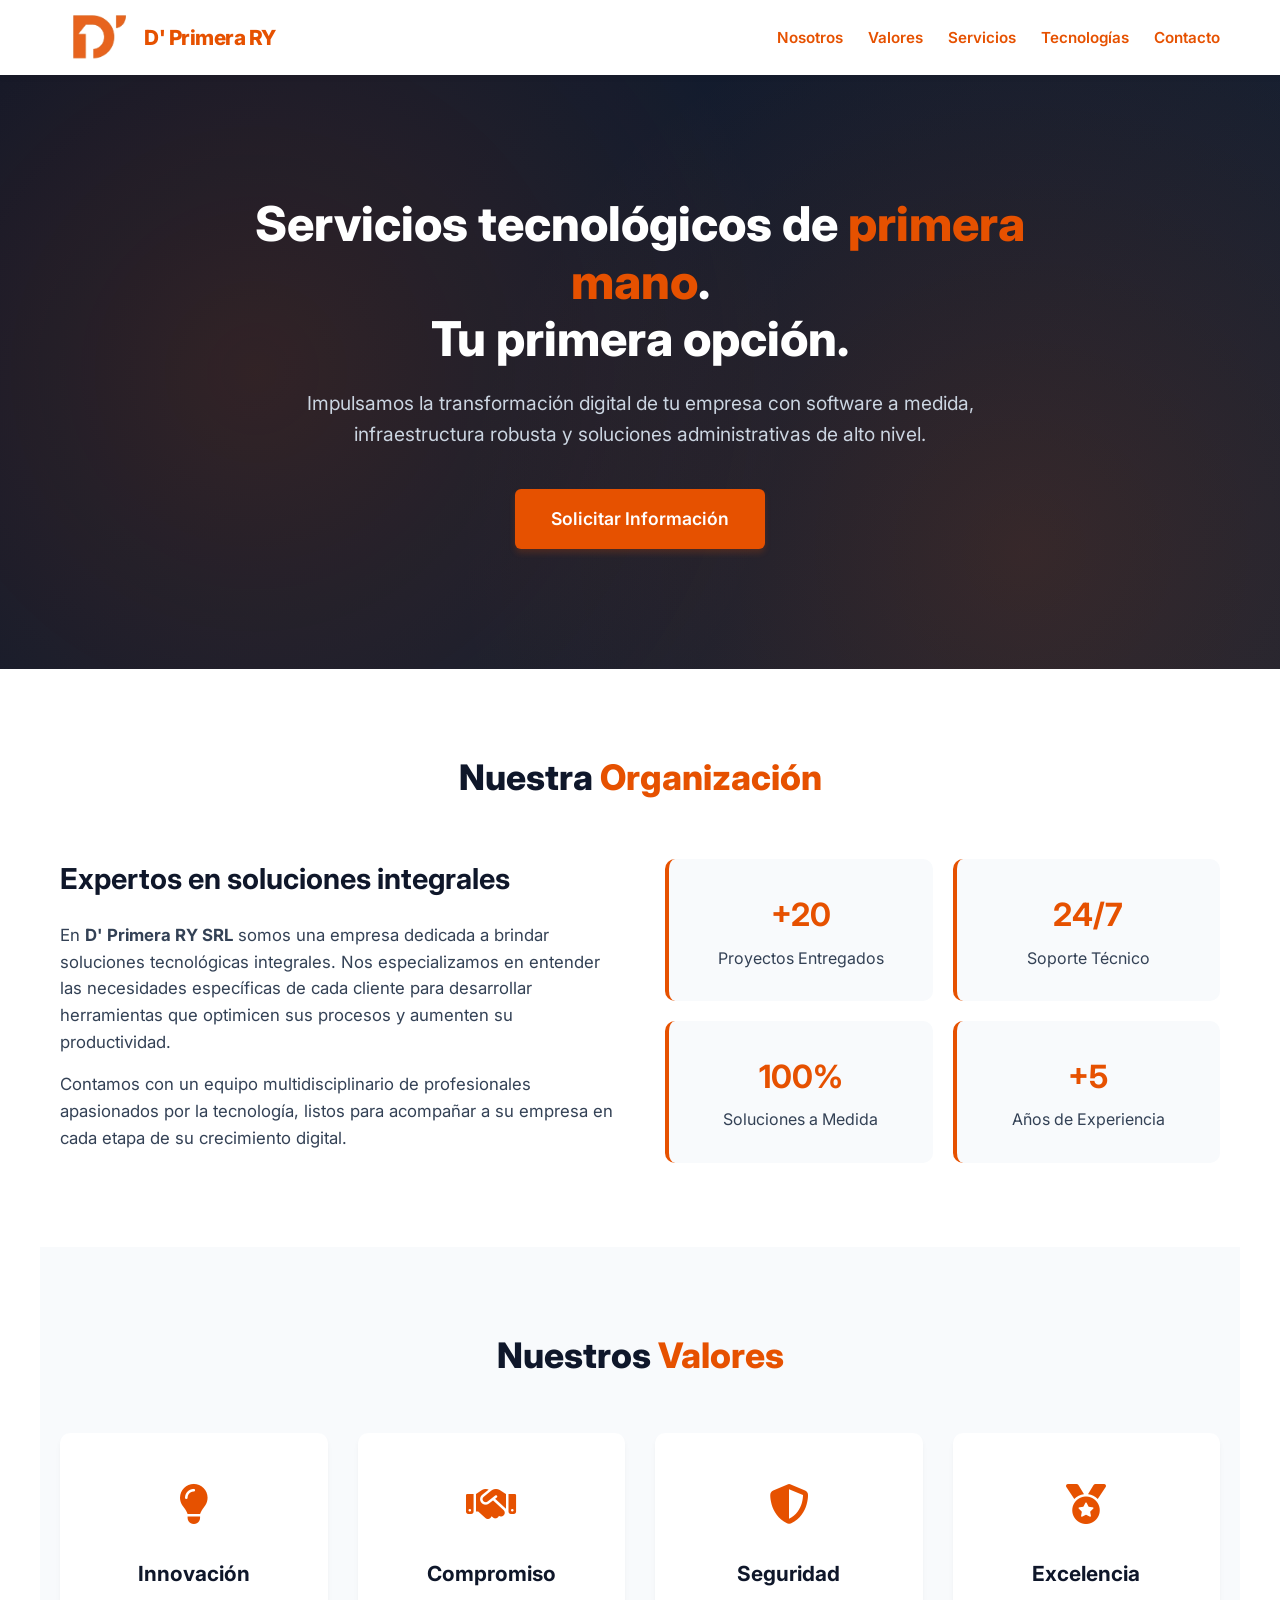
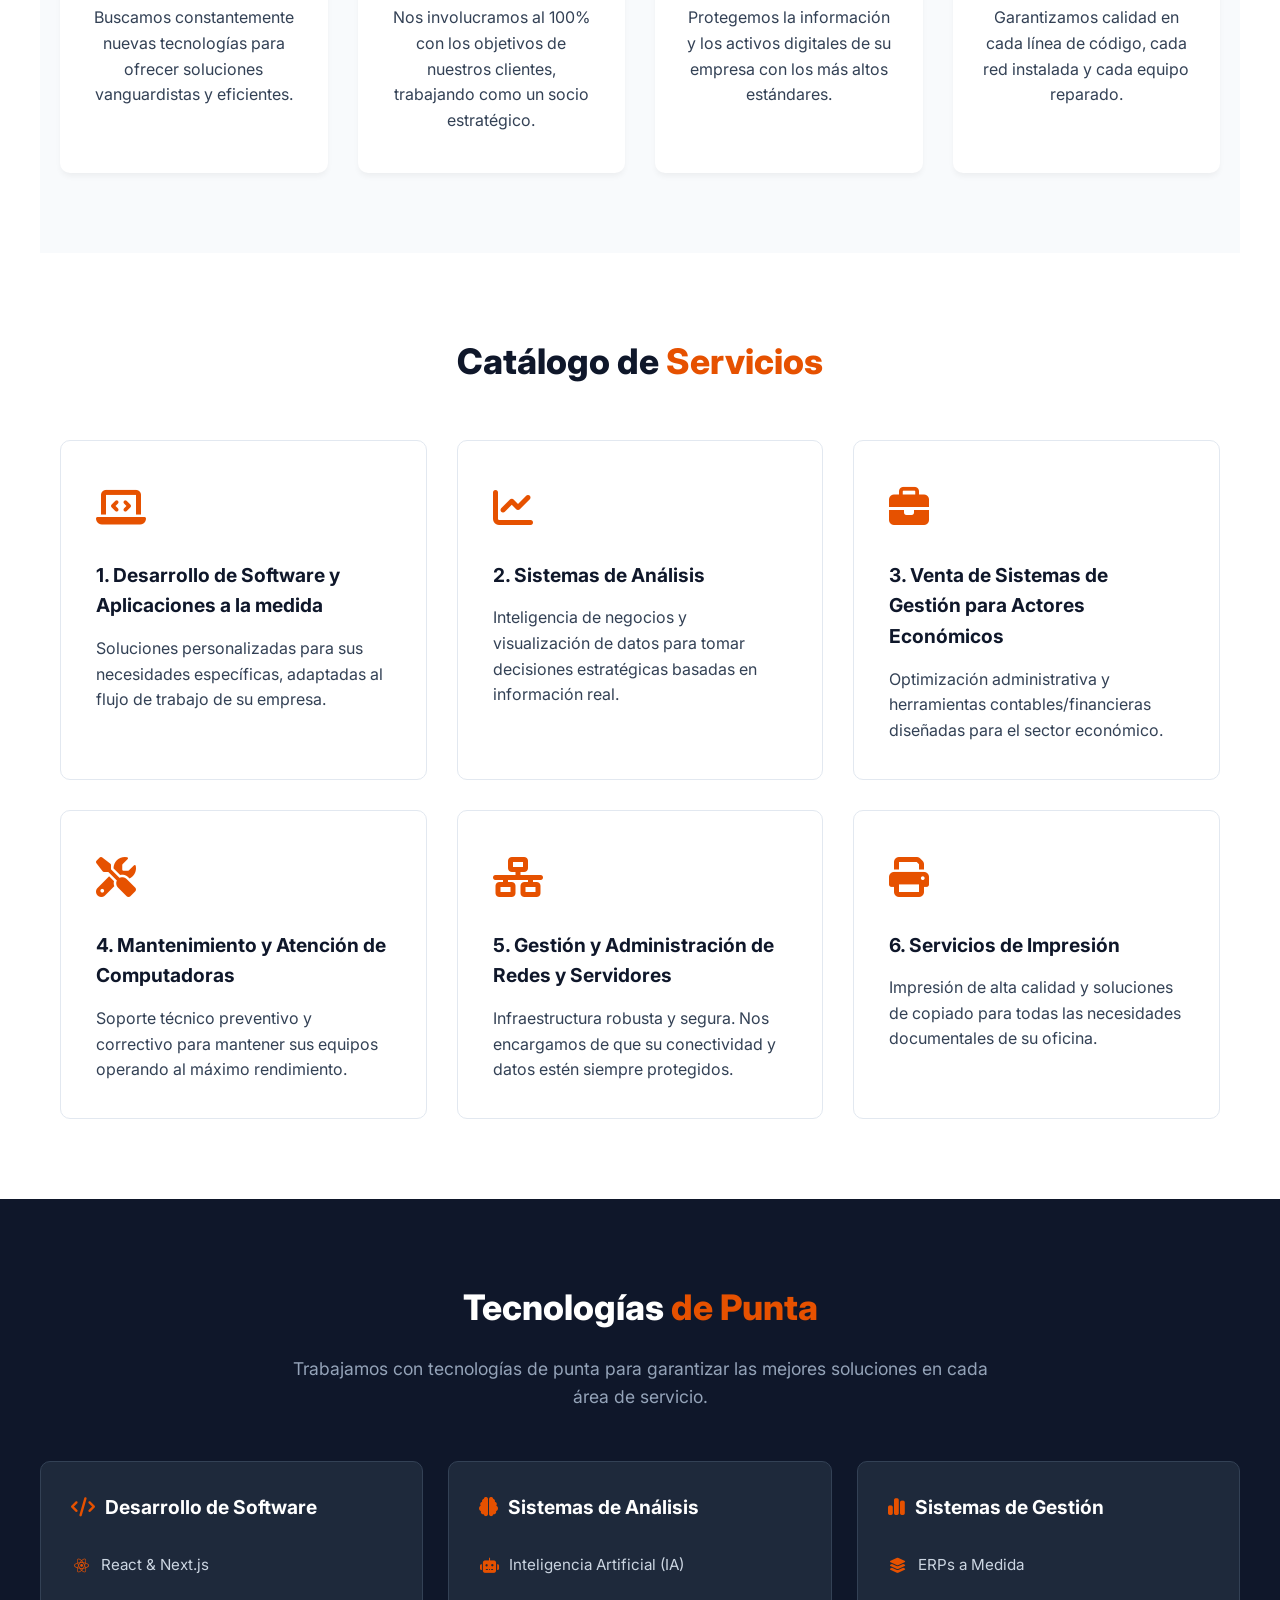
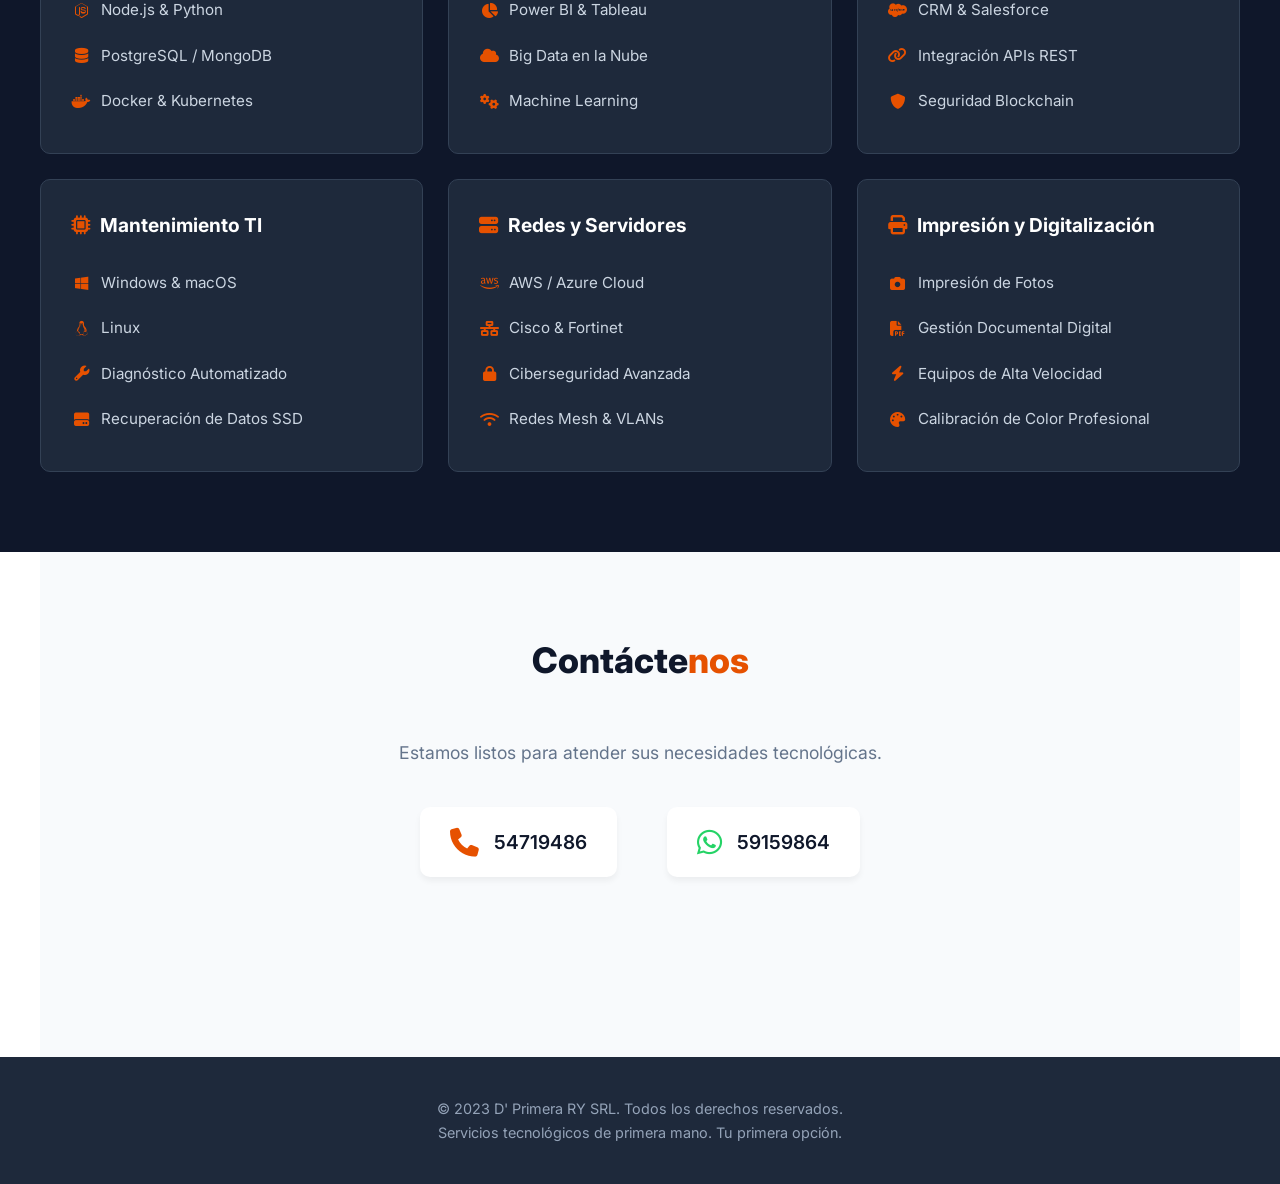
<file: old.html>
<!DOCTYPE html>
<html lang="es">
<head>
    <meta charset="UTF-8">
    <meta name="viewport" content="width=device-width, initial-scale=1.0">
    <title>D' Primera RY SRL | Soluciones Tecnológicas Corporativas</title>
    <!-- Fuente moderna para entorno tecnológico -->
    <link href="https://fonts.googleapis.com/css2?family=Inter:wght@300;400;600;700;800&display=swap" rel="stylesheet">
    <!-- Iconos FontAwesome -->
    <link rel="stylesheet" href="https://cdnjs.cloudflare.com/ajax/libs/font-awesome/6.4.0/css/all.min.css">
    <style>
        :root {
            /* Paleta de colores corporativa y tecnológica */
            --primary-color: #E65100; /* Naranja del logo */
            --primary-hover: #BF360C;
            --dark-bg: #0F172A; /* Azul pizarra oscuro para toque tech */
            --dark-bg-light: #1E293B;
            --text-main: #334155;
            --text-light: #64748B;
            --bg-light: #F8FAFC;
            --white: #FFFFFF;
        }

        * {
            margin: 0;
            padding: 0;
            box-sizing: border-box;
            font-family: 'Inter', sans-serif;
        }

        /* Desplazamiento suave en toda la página */
        html {
            scroll-behavior: smooth;
        }

        body {
            color: var(--text-main);
            line-height: 1.6;
            background-color: var(--white);
            overflow-x: hidden;
        }

        /* --- Animaciones de Scroll (Scroll Reveal) --- */
        .animate-on-scroll {
            opacity: 0;
            transform: translateY(40px);
            transition: opacity 0.8s ease-out, transform 0.8s ease-out;
        }

        .animate-on-scroll.visible {
            opacity: 1;
            transform: translateY(0);
        }

        /* --- Header Corporativo --- */
        header {
            background-color: rgba(255, 255, 255, 0.95);
            backdrop-filter: blur(10px);
            box-shadow: 0 4px 6px -1px rgba(0, 0, 0, 0.05);
            position: sticky;
            top: 0;
            z-index: 1000;
        }

        .nav-container {
            max-width: 1200px;
            margin: 0 auto;
            padding: 15px 20px;
            display: flex;
            justify-content: space-between;
            align-items: center;
        }

        .logo-container {
            display: flex;
            align-items: center;
            gap: 15px;
            text-decoration: none;
        }

        .logo-img {
            height: 45px;
            width: auto;
            object-fit: contain;
        }

        .company-name {
            font-weight: 800;
            font-size: 1.3rem;
            color: var(--primary-color); 
            letter-spacing: -0.5px;
        }

        nav ul {
            list-style: none;
            display: flex;
            gap: 25px;
        }

        nav a {
            text-decoration: none;
            color: var(--primary-color);
            font-weight: 600;
            font-size: 0.95rem;
            transition: all 0.3s ease;
            position: relative;
        }

        nav a::after {
            content: '';
            position: absolute;
            width: 0;
            height: 2px;
            bottom: -5px;
            left: 0;
            background-color: var(--primary-color);
            transition: width 0.3s;
        }

        nav a:hover::after {
            width: 100%;
        }

        .btn-primary {
            background-color: var(--primary-color);
            color: var(--white);
            padding: 12px 24px;
            border-radius: 6px;
            text-decoration: none;
            font-weight: 600;
            transition: all 0.3s ease;
            border: none;
            cursor: pointer;
            box-shadow: 0 4px 6px rgba(230, 81, 0, 0.2);
            display: inline-block;
        }

        .btn-primary:hover {
            background-color: var(--primary-hover);
            transform: translateY(-3px) scale(1.02);
            box-shadow: 0 8px 15px rgba(230, 81, 0, 0.4);
        }

        /* --- Hero Section Moderna --- */
        .hero {
            background: linear-gradient(135deg, var(--dark-bg) 0%, #1a2333 100%);
            padding: 120px 20px;
            text-align: center;
            position: relative;
            overflow: hidden;
        }

        .hero::before {
            content: '';
            position: absolute;
            top: 0; left: 0; right: 0; bottom: 0;
            background-image: radial-gradient(circle at 20% 50%, rgba(230, 81, 0, 0.15) 0%, transparent 50%),
                              radial-gradient(circle at 80% 80%, rgba(230, 81, 0, 0.15) 0%, transparent 50%);
            pointer-events: none;
            animation: pulseGlow 8s infinite alternate;
        }

        @keyframes pulseGlow {
            0% { opacity: 0.5; }
            100% { opacity: 1; }
        }

        .hero-content {
            position: relative;
            z-index: 1;
            max-width: 800px;
            margin: 0 auto;
        }

        .hero h1 {
            font-size: 3rem;
            font-weight: 800;
            margin-bottom: 20px;
            color: var(--white);
            line-height: 1.2;
        }

        .hero h1 span {
            color: var(--primary-color);
        }

        .hero p {
            font-size: 1.2rem;
            color: #CBD5E1;
            margin-bottom: 40px;
        }

        /* --- Secciones Generales --- */
        .section-padding {
            padding: 80px 20px;
            max-width: 1200px;
            margin: 0 auto;
        }

        .section-title {
            text-align: center;
            font-size: 2.2rem;
            font-weight: 800;
            margin-bottom: 50px;
            color: var(--dark-bg);
        }

        .section-title span {
            color: var(--primary-color);
        }

        /* --- Sobre Nosotros (Organización) --- */
        .about-grid {
            display: grid;
            grid-template-columns: 1fr 1fr;
            gap: 50px;
            align-items: center;
        }

        .about-text h3 {
            font-size: 1.8rem;
            color: var(--dark-bg);
            margin-bottom: 20px;
        }

        .about-text p {
            margin-bottom: 15px;
            font-size: 1.05rem;
        }

        .about-stats {
            display: grid;
            grid-template-columns: 1fr 1fr;
            gap: 20px;
        }

        .stat-item {
            background: var(--bg-light);
            padding: 30px;
            border-radius: 10px;
            text-align: center;
            border-left: 4px solid var(--primary-color);
            transition: transform 0.3s ease, box-shadow 0.3s ease;
        }

        .stat-item:hover {
            transform: translateY(-5px);
            box-shadow: 0 10px 20px rgba(0,0,0,0.05);
        }

        .stat-item h4 {
            font-size: 2rem;
            color: var(--primary-color);
            margin-bottom: 5px;
        }

        /* --- Valores --- */
        .values-section {
            background-color: var(--bg-light);
        }

        .values-grid {
            display: grid;
            grid-template-columns: repeat(auto-fit, minmax(250px, 1fr));
            gap: 30px;
        }

        .value-card {
            background: var(--white);
            padding: 40px 30px;
            border-radius: 10px;
            text-align: center;
            box-shadow: 0 4px 6px -1px rgba(0, 0, 0, 0.05);
            transition: transform 0.3s ease, box-shadow 0.3s ease;
        }

        .value-card:hover {
            transform: translateY(-8px);
            box-shadow: 0 15px 30px rgba(0,0,0,0.1);
        }

        .value-icon {
            font-size: 2.5rem;
            color: var(--primary-color);
            margin-bottom: 20px;
        }

        .value-card h4 {
            font-size: 1.3rem;
            margin-bottom: 15px;
            color: var(--dark-bg);
        }

        /* --- Servicios --- */
        .services-grid {
            display: grid;
            grid-template-columns: repeat(auto-fit, minmax(320px, 1fr));
            gap: 30px;
        }

        .service-card {
            background: var(--white);
            border: 1px solid #E2E8F0;
            border-radius: 10px;
            padding: 35px;
            transition: all 0.4s ease;
            position: relative;
            overflow: hidden;
        }

        .service-card::before {
            content: '';
            position: absolute;
            top: 0; left: 0; width: 100%; height: 4px;
            background-color: var(--primary-color);
            transform: scaleX(0);
            transform-origin: left;
            transition: transform 0.4s ease;
        }

        .service-card:hover::before {
            transform: scaleX(1);
        }

        .service-card:hover {
            box-shadow: 0 15px 30px -5px rgba(0, 0, 0, 0.1);
            border-color: transparent;
            transform: translateY(-5px);
        }

        .service-icon {
            font-size: 2.5rem;
            color: var(--primary-color);
            margin-bottom: 20px;
            transition: transform 0.3s ease;
        }

        .service-card:hover .service-icon {
            transform: scale(1.1);
        }

        .service-card h3 {
            font-size: 1.2rem;
            margin-bottom: 15px;
            color: var(--dark-bg);
        }

        /* --- NUEVA SECCIÓN: Tecnologías de Punta --- */
        .tech-section {
            background-color: var(--dark-bg);
            color: var(--white);
            padding: 80px 20px;
        }

        .tech-section .section-title {
            color: var(--white);
            margin-bottom: 20px;
        }

        .tech-subtitle {
            text-align: center;
            color: #94A3B8;
            font-size: 1.1rem;
            max-width: 700px;
            margin: 0 auto 50px auto;
        }

        .tech-grid {
            max-width: 1200px;
            margin: 0 auto;
            display: grid;
            grid-template-columns: repeat(auto-fit, minmax(320px, 1fr));
            gap: 25px;
        }

        .tech-card {
            background-color: var(--dark-bg-light);
            border: 1px solid #334155;
            border-radius: 10px;
            padding: 30px;
            transition: border-color 0.4s ease, transform 0.4s ease, box-shadow 0.4s ease;
        }

        .tech-card:hover {
            border-color: var(--primary-color);
            transform: translateY(-5px);
            box-shadow: 0 10px 25px rgba(230, 81, 0, 0.15);
        }

        .tech-card h4 {
            color: var(--white);
            font-size: 1.2rem;
            margin-bottom: 20px;
            display: flex;
            align-items: center;
            gap: 10px;
        }

        .tech-card h4 i {
            color: var(--primary-color);
        }

        .tech-list {
            list-style: none;
        }

        .tech-list li {
            color: #CBD5E1;
            font-size: 0.95rem;
            padding: 10px 0;
            display: flex;
            align-items: center;
            gap: 10px;
            border-bottom: 1px solid #1E293B;
            transition: color 0.3s ease;
        }

        .tech-list li:hover {
            color: var(--white);
        }

        .tech-list li:last-child {
            border-bottom: none;
        }

        .tech-list li i {
            color: var(--primary-color);
            width: 20px;
            text-align: center;
        }

        /* --- Contacto y Socios --- */
        .contact-section {
            background-color: var(--bg-light);
            text-align: center;
            padding-bottom: 100px;
        }

        .contact-info {
            display: flex;
            justify-content: center;
            gap: 50px;
            flex-wrap: wrap;
            margin-top: 40px;
            margin-bottom: 80px; /* Espacio para separar de los socios */
        }

        .contact-item {
            display: flex;
            align-items: center;
            gap: 15px;
            font-size: 1.2rem;
            font-weight: 600;
            background: var(--white);
            padding: 20px 30px;
            border-radius: 10px;
            box-shadow: 0 4px 6px rgba(0,0,0,0.05);
            transition: transform 0.3s ease, box-shadow 0.3s ease;
        }

        .contact-item:hover {
            transform: translateY(-5px);
            box-shadow: 0 10px 20px rgba(0,0,0,0.1);
        }

        .contact-item i {
            color: var(--primary-color);
            font-size: 1.8rem;
        }

        .contact-item a {
            color: var(--dark-bg);
            text-decoration: none;
            transition: color 0.3s ease;
        }

        .contact-item a:hover {
            color: var(--primary-color);
        }

        /* --- Sección Socios Fundadores --- */
        .founders-container {
            max-width: 900px;
            margin: 0 auto;
        }

        .founders-title {
            font-size: 1.8rem;
            color: var(--dark-bg);
            margin-bottom: 40px;
            text-align: center;
        }

        .founders-title span {
            color: var(--primary-color);
        }

        .founders-grid {
            display: grid;
            grid-template-columns: 1fr 1fr;
            gap: 40px;
        }

        .founder-card {
            background: var(--white);
            padding: 40px 30px;
            border-radius: 12px;
            box-shadow: 0 4px 10px rgba(0,0,0,0.05);
            text-align: center;
            border-bottom: 4px solid var(--primary-color);
            transition: transform 0.3s ease;
        }

        .founder-card:hover {
            transform: translateY(-5px);
        }

        .founder-avatar {
            width: 100px;
            height: 100px;
            background-color: #FFF3E0;
            border-radius: 50%;
            display: flex;
            justify-content: center;
            align-items: center;
            margin: 0 auto 20px auto;
            font-size: 3rem;
            color: var(--primary-color);
            border: 3px solid var(--primary-color);
        }

        .founder-card h4 {
            font-size: 1.4rem;
            color: var(--dark-bg);
            margin-bottom: 5px;
        }

        .founder-role {
            font-size: 0.9rem;
            color: var(--primary-color);
            font-weight: 700;
            text-transform: uppercase;
            letter-spacing: 1px;
            margin-bottom: 15px;
        }

        .founder-bio {
            font-size: 0.95rem;
            color: var(--text-light);
        }

        /* --- Footer --- */
        footer {
            background-color: var(--dark-bg-light);
            color: #94A3B8;
            padding: 40px 20px;
            text-align: center;
            font-size: 0.9rem;
        }

        /* --- Responsive --- */
        @media (max-width: 900px) {
            .about-grid {
                grid-template-columns: 1fr;
            }
            .founders-grid {
                grid-template-columns: 1fr;
            }
        }

        @media (max-width: 768px) {
            .nav-container {
                flex-direction: column;
                gap: 15px;
            }
            nav ul {
                gap: 15px;
                flex-wrap: wrap;
                justify-content: center;
            }
            .hero h1 {
                font-size: 2.2rem;
            }
            .contact-info {
                flex-direction: column;
                gap: 20px;
            }
        }
    </style>
</head>
<body>

    <!-- Header -->
    <header>
        <div class="nav-container">
            <a href="#" class="logo-container">
                <img src="assets/logo.png" alt="D' Primera RY" class="logo-img">
                <span class="company-name">D' Primera RY</span>
            </a>
            <nav>
                <ul>
                    <li><a href="#nosotros">Nosotros</a></li>
                    <li><a href="#valores">Valores</a></li>
                    <li><a href="#servicios">Servicios</a></li>
                    <li><a href="#tecnologias">Tecnologías</a></li>
                    <li><a href="#contacto">Contacto</a></li>
                </ul>
            </nav>
            <!-- Botón "Cotizar Ahora" eliminado según lo solicitado -->
        </div>
    </header>

    <!-- Hero Section -->
    <section class="hero">
        <div class="hero-content">
            <h1 class="animate-on-scroll">Servicios tecnológicos de <span>primera mano</span>.<br>Tu primera opción.</h1>
            <p class="animate-on-scroll" style="transition-delay: 0.1s;">Impulsamos la transformación digital de tu empresa con software a medida, infraestructura robusta y soluciones administrativas de alto nivel.</p>
            <a href="https://wa.me/59154719486?text=Hola%20quiero%20saber%20de%20D%27Primera" target="_blank" class="btn-primary animate-on-scroll" style="font-size: 1.1rem; padding: 16px 36px; transition-delay: 0.2s;">Solicitar Información</a>
        </div>
    </section>

    <!-- Sección Organización / Sobre Nosotros -->
    <section id="nosotros" class="section-padding">
        <h2 class="section-title animate-on-scroll">Nuestra <span>Organización</span></h2>
        <div class="about-grid">
            <div class="about-text animate-on-scroll">
                <h3>Expertos en soluciones integrales</h3>
                <p>En <strong>D' Primera RY SRL</strong> somos una empresa dedicada a brindar soluciones tecnológicas integrales. Nos especializamos en entender las necesidades específicas de cada cliente para desarrollar herramientas que optimicen sus procesos y aumenten su productividad.</p>
                <p>Contamos con un equipo multidisciplinario de profesionales apasionados por la tecnología, listos para acompañar a su empresa en cada etapa de su crecimiento digital.</p>
            </div>
            <div class="about-stats animate-on-scroll" style="transition-delay: 0.2s;">
                <div class="stat-item">
                    <h4>+20</h4>
                    <p>Proyectos Entregados</p>
                </div>
                <div class="stat-item">
                    <h4>24/7</h4>
                    <p>Soporte Técnico</p>
                </div>
                <div class="stat-item">
                    <h4>100%</h4>
                    <p>Soluciones a Medida</p>
                </div>
                <div class="stat-item">
                    <h4>+5</h4>
                    <p>Años de Experiencia</p>
                </div>
            </div>
        </div>
    </section>

    <!-- Sección Valores -->
    <section id="valores" class="section-padding values-section">
        <h2 class="section-title animate-on-scroll">Nuestros <span>Valores</span></h2>
        <div class="values-grid">
            <div class="value-card animate-on-scroll">
                <div class="value-icon"><i class="fa-solid fa-lightbulb"></i></div>
                <h4>Innovación</h4>
                <p>Buscamos constantemente nuevas tecnologías para ofrecer soluciones vanguardistas y eficientes.</p>
            </div>
            <div class="value-card animate-on-scroll" style="transition-delay: 0.1s;">
                <div class="value-icon"><i class="fa-solid fa-handshake"></i></div>
                <h4>Compromiso</h4>
                <p>Nos involucramos al 100% con los objetivos de nuestros clientes, trabajando como un socio estratégico.</p>
            </div>
            <div class="value-card animate-on-scroll" style="transition-delay: 0.2s;">
                <div class="value-icon"><i class="fa-solid fa-shield-halved"></i></div>
                <h4>Seguridad</h4>
                <p>Protegemos la información y los activos digitales de su empresa con los más altos estándares.</p>
            </div>
            <div class="value-card animate-on-scroll" style="transition-delay: 0.3s;">
                <div class="value-icon"><i class="fa-solid fa-medal"></i></div>
                <h4>Excelencia</h4>
                <p>Garantizamos calidad en cada línea de código, cada red instalada y cada equipo reparado.</p>
            </div>
        </div>
    </section>

    <!-- Sección Servicios -->
    <section id="servicios" class="section-padding">
        <h2 class="section-title animate-on-scroll">Catálogo de <span>Servicios</span></h2>
        <div class="services-grid">
            <!-- Servicio 1 -->
            <div class="service-card animate-on-scroll">
                <div class="service-icon"><i class="fa-solid fa-laptop-code"></i></div>
                <h3>1. Desarrollo de Software y Aplicaciones a la medida</h3>
                <p>Soluciones personalizadas para sus necesidades específicas, adaptadas al flujo de trabajo de su empresa.</p>
            </div>
            <!-- Servicio 2 -->
            <div class="service-card animate-on-scroll" style="transition-delay: 0.1s;">
                <div class="service-icon"><i class="fa-solid fa-chart-line"></i></div>
                <h3>2. Sistemas de Análisis</h3>
                <p>Inteligencia de negocios y visualización de datos para tomar decisiones estratégicas basadas en información real.</p>
            </div>
            <!-- Servicio 3 -->
            <div class="service-card animate-on-scroll" style="transition-delay: 0.2s;">
                <div class="service-icon"><i class="fa-solid fa-briefcase"></i></div>
                <h3>3. Venta de Sistemas de Gestión para Actores Económicos</h3>
                <p>Optimización administrativa y herramientas contables/financieras diseñadas para el sector económico.</p>
            </div>
            <!-- Servicio 4 -->
            <div class="service-card animate-on-scroll">
                <div class="service-icon"><i class="fa-solid fa-screwdriver-wrench"></i></div>
                <h3>4. Mantenimiento y Atención de Computadoras</h3>
                <p>Soporte técnico preventivo y correctivo para mantener sus equipos operando al máximo rendimiento.</p>
            </div>
            <!-- Servicio 5 -->
            <div class="service-card animate-on-scroll" style="transition-delay: 0.1s;">
                <div class="service-icon"><i class="fa-solid fa-network-wired"></i></div>
                <h3>5. Gestión y Administración de Redes y Servidores</h3>
                <p>Infraestructura robusta y segura. Nos encargamos de que su conectividad y datos estén siempre protegidos.</p>
            </div>
            <!-- Servicio 6 -->
            <div class="service-card animate-on-scroll" style="transition-delay: 0.2s;">
                <div class="service-icon"><i class="fa-solid fa-print"></i></div>
                <h3>6. Servicios de Impresión</h3>
                <p>Impresión de alta calidad y soluciones de copiado para todas las necesidades documentales de su oficina.</p>
            </div>
        </div>
    </section>

    <!-- Sección Tecnologías de Punta -->
    <section id="tecnologias" class="tech-section">
        <h2 class="section-title animate-on-scroll">Tecnologías <span>de Punta</span></h2>
        <p class="tech-subtitle animate-on-scroll">Trabajamos con tecnologías de punta para garantizar las mejores soluciones en cada área de servicio.</p>
        
        <div class="tech-grid">
            <!-- Software -->
            <div class="tech-card animate-on-scroll">
                <h4><i class="fa-solid fa-code"></i> Desarrollo de Software</h4>
                <ul class="tech-list">
                    <li><i class="fa-brands fa-react"></i> React & Next.js</li>
                    <li><i class="fa-brands fa-node-js"></i> Node.js & Python</li>
                    <li><i class="fa-solid fa-database"></i> PostgreSQL / MongoDB</li>
                    <li><i class="fa-brands fa-docker"></i> Docker & Kubernetes</li>
                </ul>
            </div>

            <!-- Análisis e IA -->
            <div class="tech-card animate-on-scroll" style="transition-delay: 0.1s;">
                <h4><i class="fa-solid fa-brain"></i> Sistemas de Análisis</h4>
                <ul class="tech-list">
                    <li><i class="fa-solid fa-robot"></i> Inteligencia Artificial (IA)</li>
                    <li><i class="fa-solid fa-chart-pie"></i> Power BI & Tableau</li>
                    <li><i class="fa-solid fa-cloud"></i> Big Data en la Nube</li>
                    <li><i class="fa-solid fa-gears"></i> Machine Learning</li>
                </ul>
            </div>

            <!-- Gestión -->
            <div class="tech-card animate-on-scroll" style="transition-delay: 0.2s;">
                <h4><i class="fa-solid fa-chart-simple"></i> Sistemas de Gestión</h4>
                <ul class="tech-list">
                    <li><i class="fa-solid fa-layer-group"></i> ERPs a Medida</li>
                    <li><i class="fa-brands fa-salesforce"></i> CRM & Salesforce</li>
                    <li><i class="fa-solid fa-link"></i> Integración APIs REST</li>
                    <li><i class="fa-solid fa-shield"></i> Seguridad Blockchain</li>
                </ul>
            </div>

            <!-- Mantenimiento -->
            <div class="tech-card animate-on-scroll">
                <h4><i class="fa-solid fa-microchip"></i> Mantenimiento TI</h4>
                <ul class="tech-list">
                    <li><i class="fa-brands fa-windows"></i> Windows & macOS</li>
                    <li><i class="fa-brands fa-linux"></i> Linux</li>
                    <li><i class="fa-solid fa-wrench"></i> Diagnóstico Automatizado</li>
                    <li><i class="fa-solid fa-hard-drive"></i> Recuperación de Datos SSD</li>
                </ul>
            </div>

            <!-- Redes -->
            <div class="tech-card animate-on-scroll" style="transition-delay: 0.1s;">
                <h4><i class="fa-solid fa-server"></i> Redes y Servidores</h4>
                <ul class="tech-list">
                    <li><i class="fa-brands fa-aws"></i> AWS / Azure Cloud</li>
                    <li><i class="fa-solid fa-network-wired"></i> Cisco & Fortinet</li>
                    <li><i class="fa-solid fa-lock"></i> Ciberseguridad Avanzada</li>
                    <li><i class="fa-solid fa-wifi"></i> Redes Mesh & VLANs</li>
                </ul>
            </div>

            <!-- Impresión -->
            <div class="tech-card animate-on-scroll" style="transition-delay: 0.2s;">
                <h4><i class="fa-solid fa-print"></i> Impresión y Digitalización</h4>
                <ul class="tech-list">
                    <li><i class="fa-solid fa-camera"></i> Impresión de Fotos</li>
                    <li><i class="fa-solid fa-file-pdf"></i> Gestión Documental Digital</li>
                    <li><i class="fa-solid fa-bolt"></i> Equipos de Alta Velocidad</li>
                    <li><i class="fa-solid fa-palette"></i> Calibración de Color Profesional</li>
                </ul>
            </div>
        </div>
    </section>

    <!-- Sección Contacto y Socios -->
    <section id="contacto" class="section-padding contact-section">
        <h2 class="section-title animate-on-scroll">Contácte<span>nos</span></h2>
        <p class="animate-on-scroll" style="color: var(--text-light); margin-bottom: 20px; font-size: 1.1rem;">Estamos listos para atender sus necesidades tecnológicas.</p>
        
        <div class="contact-info animate-on-scroll" style="transition-delay: 0.1s;">
            <div class="contact-item">
                <i class="fa-solid fa-phone"></i>
                <a href="tel:54719486">54719486</a>
            </div>
            <div class="contact-item">
                <i class="fa-brands fa-whatsapp" style="color: #25D366;"></i>
                <a href="https://wa.me/59154719486?text=Hola%20quiero%20saber%20de%20D%27Primera" target="_blank">59159864</a>
            </div>
        </div>

       
    </section>

    <!-- Footer -->
    <footer>
        <p>&copy; 2023 D' Primera RY SRL. Todos los derechos reservados.</p>
        <p>Servicios tecnológicos de primera mano. Tu primera opción.</p>
    </footer>

    <!-- Script para Animaciones de Scroll (Intersection Observer) -->
    <script>
        document.addEventListener("DOMContentLoaded", function() {
            const animatedElements = document.querySelectorAll('.animate-on-scroll');

            const observer = new IntersectionObserver((entries) => {
                entries.forEach(entry => {
                    if (entry.isIntersecting) {
                        entry.target.classList.add('visible');
                    }
                });
            }, {
                threshold: 0.1,
                rootMargin: "0px 0px -50px 0px"
            });

            animatedElements.forEach(element => {
                observer.observe(element);
            });
        });
    </script>
</body>
</html>
</file>
